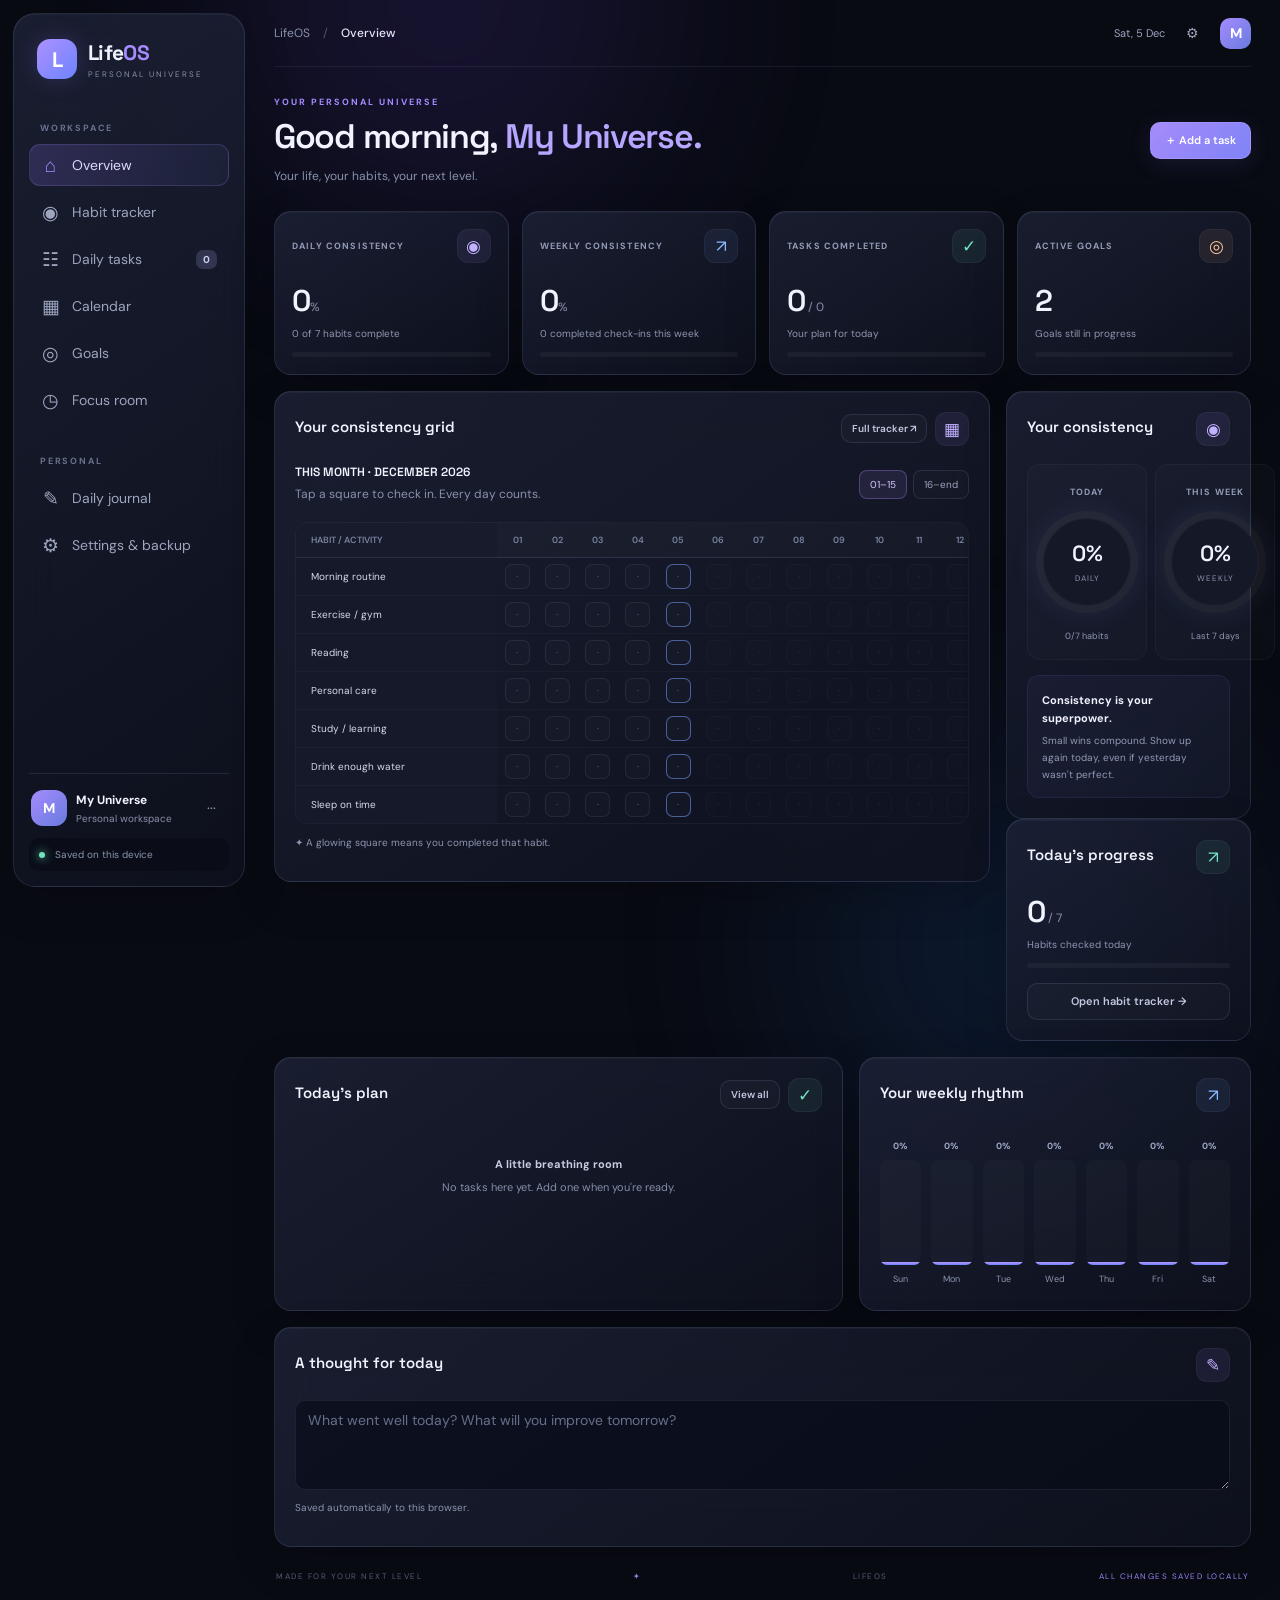
<file: index.html>
<!DOCTYPE html>
<html lang="en">
<head>
  <meta charset="UTF-8">
  <meta name="viewport" content="width=device-width, initial-scale=1.0">
  <meta name="theme-color" content="#090b13">
  <title>LifeOS — Your Personal Universe</title>
  <link rel="stylesheet" href="style.css">
</head>
<body>
  <div class="ambient ambient-one"></div>
  <div class="ambient ambient-two"></div>

  <div class="app-shell">
    <aside class="sidebar glass">
      <a class="brand" href="#" data-view="home">
        <span class="brand-mark">L</span>
        <span>Life<span class="accent">OS</span><small>PERSONAL UNIVERSE</small></span>
      </a>

      <div class="side-label">WORKSPACE</div>
      <nav class="nav-list">
        <button class="nav-item active" data-view="home"><span>⌂</span>Overview</button>
        <button class="nav-item" data-view="habits"><span>◉</span>Habit tracker</button>
        <button class="nav-item" data-view="tasks"><span>☷</span>Daily tasks <b id="taskBadge">0</b></button>
        <button class="nav-item" data-view="calendar"><span>▦</span>Calendar</button>
        <button class="nav-item" data-view="goals"><span>◎</span>Goals</button>
        <button class="nav-item" data-view="focus"><span>◷</span>Focus room</button>
      </nav>

      <div class="side-label">PERSONAL</div>
      <nav class="nav-list">
        <button class="nav-item" data-view="notes"><span>✎</span>Daily journal</button>
        <button class="nav-item" data-view="settings"><span>⚙</span>Settings & backup</button>
      </nav>

      <div class="sidebar-bottom">
        <div class="mini-profile">
          <div class="avatar" id="avatar">O</div>
          <div><strong id="sideName">My Universe</strong><small>Personal workspace</small></div>
          <button class="icon-button" data-view="settings" title="Settings">···</button>
        </div>
        <div class="storage-status"><span class="live-dot"></span> Saved on this device</div>
      </div>
    </aside>

    <main class="main-area">
      <header class="topbar">
        <div class="breadcrumbs">LifeOS <span>/</span> <strong id="breadcrumb">Overview</strong></div>
        <div class="top-actions">
          <span class="today-label" id="topDate"></span>
          <button class="icon-button" data-view="settings" title="Settings">⚙</button>
          <button class="avatar small-avatar" data-view="settings" id="topAvatar" title="Edit profile">O</button>
        </div>
      </header>

      <div id="viewRoot"></div>

      <footer>MADE FOR YOUR NEXT LEVEL <span>✦</span> LIFEOS <span id="saveStatus">ALL CHANGES SAVED LOCALLY</span></footer>
    </main>
  </div>

  <div id="toast" class="toast" role="status"></div>
  <input type="file" id="importFile" accept=".json,application/json" hidden>
  <script src="script.js"></script>
</body>
</html>
</file>
<file: style.css>
@import url('https://fonts.googleapis.com/css2?family=DM+Sans:wght@400;500;600;700&family=Space+Grotesk:wght@400;500;600;700&display=swap');

:root {
  color-scheme: dark;
  --bg: #090b13;
  --panel: rgba(22, 26, 43, .72);
  --panel2: rgba(29, 34, 54, .65);
  --line: rgba(181, 192, 255, .12);
  --text: #f1f3ff;
  --muted: #8991ac;
  --purple: #a58bff;
  --blue: #7daaff;
  --green: #71e5bd;
  --orange: #ffbd8a;
}

* { box-sizing: border-box; }
body {
  margin: 0; min-height: 100vh; background: var(--bg); color: var(--text);
  font-family: 'DM Sans', sans-serif; font-size: 14px; overflow-x: hidden;
}
button, input, select, textarea { font: inherit; }
button { color: inherit; cursor: pointer; }
button:focus-visible, input:focus-visible, textarea:focus-visible, select:focus-visible {
  outline: 2px solid var(--purple); outline-offset: 3px;
}
.ambient { position: fixed; width: 430px; height: 430px; border-radius: 50%; filter: blur(110px); opacity: .13; pointer-events: none; z-index: -1; }
.ambient-one { background: #7650ff; top: -210px; left: 18%; }
.ambient-two { background: #287de7; bottom: -260px; right: 4%; }
.app-shell { display: grid; grid-template-columns: 245px minmax(0,1fr); min-height: 100vh; }
.glass, .card {
  background: linear-gradient(145deg, rgba(30,35,56,.79), rgba(15,18,31,.79));
  border: 1px solid var(--line);
  box-shadow: 0 16px 45px rgba(0,0,0,.17), inset 0 1px 0 rgba(255,255,255,.035);
  backdrop-filter: blur(22px);
}
.sidebar { margin: 13px 0 13px 13px; border-radius: 22px; padding: 25px 15px 15px; display: flex; flex-direction: column; min-height: calc(100vh - 26px); position: sticky; top: 13px; height: calc(100vh - 26px); }
.brand { display: flex; align-items: center; gap: 11px; text-decoration: none; color: var(--text); padding: 0 8px 34px; font-family: 'Space Grotesk',sans-serif; font-size: 21px; font-weight: 700; letter-spacing: -.7px; }
.brand-mark { display: grid; place-items: center; width: 40px; height: 40px; border-radius: 13px; background: linear-gradient(135deg,#ad91ff,#6d83ff); color: white; box-shadow: 0 0 25px #8e79ff35; }
.brand small { display: block; margin-top: 3px; font: 8px 'DM Sans',sans-serif; letter-spacing: 2px; color: var(--muted); }
.accent { color: var(--purple); }
.side-label { font-size: 9px; letter-spacing: 1.8px; font-weight: 700; color: #69728e; padding: 0 11px 10px; margin-top: 9px; }
.nav-list { display: grid; gap: 5px; margin-bottom: 25px; }
.nav-item { width: 100%; min-height: 42px; display: flex; align-items: center; gap: 12px; text-align: left; border: 1px solid transparent; border-radius: 11px; padding: 0 11px; background: transparent; color: #9da5bf; transition: .2s; }
.nav-item > span { width: 19px; text-align: center; font-size: 19px; }
.nav-item:hover { background: rgba(255,255,255,.045); color: white; }
.nav-item.active { background: linear-gradient(100deg,rgba(151,123,255,.19),rgba(116,139,255,.06)); color: #e1d9ff; border-color: rgba(168,146,255,.18); }
.nav-item.active > span { color: var(--purple); }
.nav-item b { margin-left: auto; font-size: 10px; background: #313550; padding: 3px 7px; border-radius: 7px; color: #cbd0ec; }
.sidebar-bottom { margin-top: auto; }
.mini-profile { border-top: 1px solid var(--line); padding: 16px 2px 12px; display: flex; align-items: center; gap: 9px; }
.avatar { border: 0; background: linear-gradient(135deg,#a58bff,#687bde); color: white; border-radius: 12px; width: 36px; height: 36px; display: grid; place-items: center; font-weight: 700; }
.mini-profile strong, .mini-profile small { display: block; }
.mini-profile strong { font-size: 12px; max-width: 115px; overflow: hidden; text-overflow: ellipsis; white-space: nowrap; }
.mini-profile small { font-size: 10px; color: var(--muted); margin-top: 4px; }
.icon-button { border: 1px solid transparent; background: transparent; color: #9da5bf; border-radius: 9px; min-width: 31px; min-height: 31px; display: inline-grid; place-items: center; }
.icon-button:hover { background: #ffffff0c; border-color: var(--line); color: white; }
.mini-profile .icon-button { margin-left: auto; }
.storage-status { padding: 10px; border-radius: 10px; background: #0a0d18; font-size: 10px; color: #8994ad; }
.live-dot { display: inline-block; width: 6px; height: 6px; border-radius: 50%; background: var(--green); margin-right: 7px; box-shadow: 0 0 9px #71e5bd; }
.main-area { min-width: 0; padding: 0 29px 20px; max-width: 1800px; width: 100%; margin: 0 auto; }
.topbar { height: 67px; display: flex; align-items: center; justify-content: space-between; border-bottom: 1px solid rgba(181,192,255,.08); margin-bottom: 29px; }
.breadcrumbs { color: #8991ac; font-size: 12px; }
.breadcrumbs span { margin: 0 10px; color: #515873; }
.breadcrumbs strong { color: #e5e7f7; font-weight: 500; }
.top-actions { display: flex; align-items: center; gap: 12px; }
.today-label { font-size: 11px; color: #9ca5c0; }
.small-avatar { width: 31px; height: 31px; border-radius: 10px; }
.page-heading { display: flex; justify-content: space-between; align-items: center; gap: 18px; margin-bottom: 25px; }
.eyebrow { color: var(--purple); font-size: 9px; letter-spacing: 2px; font-weight: 700; margin: 0 0 9px; }
h1,h2,h3,p { margin-top: 0; }
h1 { font: 600 clamp(25px,3vw,34px)/1.2 'Space Grotesk',sans-serif; letter-spacing: -1.3px; margin-bottom: 9px; }
h1 span { color: #b7a6ff; }
h2 { font: 600 15px 'Space Grotesk',sans-serif; margin-bottom: 5px; }
h3 { font-size: 12px; }
.subtitle { color: var(--muted); font-size: 12px; line-height: 1.6; margin-bottom: 0; }
.primary-button, .secondary-button, .danger-button {
  border-radius: 10px; min-height: 37px; padding: 0 14px; font-size: 11px; font-weight: 600; transition: .2s;
}
.primary-button { border: 1px solid #b3a0ff77; background: linear-gradient(135deg,#a78bfa,#7e83f7); color: #fff; box-shadow: 0 5px 22px #8975ff20; }
.primary-button:hover { transform: translateY(-1px); filter: brightness(1.1); box-shadow: 0 8px 25px #8975ff35; }
.secondary-button { border: 1px solid var(--line); background: #ffffff06; color: #c3c9e2; }
.secondary-button:hover { background: #ffffff10; border-color: #a58bff55; }
.danger-button { border: 1px solid #ff7b8a55; background: #ff596b14; color: #ff9eaa; }
.small-button { min-height: 29px; padding: 0 10px; font-size: 10px; }
.card { min-width: 0; border-radius: 17px; padding: 20px; }
.card-head { display: flex; align-items: center; justify-content: space-between; gap: 12px; margin-bottom: 18px; }
.card-head .subtitle { font-size: 10px; }
.icon-tile { flex: 0 0 auto; width: 34px; height: 34px; border-radius: 11px; display: grid; place-items: center; font-size: 17px; border: 1px solid #ffffff0a; }
.tile-purple { color: #c2b1ff; background: #a58bff17; }
.tile-green { color: #75e4c2; background: #71e5bd13; }
.tile-blue { color: #8bbaff; background: #7daaff15; }
.tile-orange { color: #ffc397; background: #ffbd8a14; }
.stats-grid { display: grid; grid-template-columns: repeat(4,minmax(0,1fr)); gap: 13px; margin-bottom: 16px; }
.stat-card { padding: 17px; }
.mini-label { font-size: 9px; letter-spacing: 1.15px; font-weight: 700; color: #939cb7; }
.stat-number { font: 600 30px 'Space Grotesk',sans-serif; letter-spacing: -1px; margin: 13px 0 4px; }
.stat-number span { color: #8991ac; font: 12px 'DM Sans',sans-serif; letter-spacing: 0; }
.stat-foot { font-size: 10px; color: #8d96b0; margin: 7px 0 12px; }
.progress-track { height: 5px; border-radius: 10px; background: #ffffff0b; overflow: hidden; }
.progress-fill { height: 100%; border-radius: inherit; background: linear-gradient(90deg,#9e80ff,#82a7ff); transition: width .35s; }
.fill-green { background: linear-gradient(90deg,#50d5a9,#8aecd0); }
.fill-blue { background: linear-gradient(90deg,#6599ff,#7bd9fa); }
.fill-orange { background: linear-gradient(90deg,#f3a36d,#ffce91); }
.content-grid { display: grid; grid-template-columns: minmax(0,1.45fr) minmax(290px,1fr); gap: 16px; margin-bottom: 16px; }
.wide-grid { display: grid; grid-template-columns: minmax(0,1fr) 260px; gap: 16px; align-items: start; }
.habit-layout { display: grid; grid-template-columns: minmax(0,1fr) 245px; gap: 16px; align-items: start; }
.list { display: grid; }
.list-row { display: flex; align-items: center; gap: 11px; padding: 12px 0; border-bottom: 1px solid #ffffff09; min-width: 0; }
.list-row:last-child { border-bottom: 0; }
.check { appearance: none; flex: 0 0 auto; width: 17px; height: 17px; border: 1px solid #5d6682; border-radius: 6px; background: #ffffff04; cursor: pointer; display: grid; place-items: center; }
.check:checked { background: #9b85ff; border-color: #b4a0ff; }
.check:checked::after { content: "✓"; font-size: 11px; color: #fff; }
.row-copy { min-width: 0; flex: 1; }
.row-copy strong { display: block; font-size: 11px; font-weight: 500; overflow-wrap: anywhere; }
.row-copy small { display: block; font-size: 9px; color: #828ba5; margin-top: 5px; }
.row-copy.completed strong { color: #818aa5; text-decoration: line-through; }
.pill { display: inline-flex; align-items: center; padding: 5px 8px; border-radius: 7px; font-size: 9px; color: #b6bddd; background: #ffffff09; border: 1px solid #ffffff09; white-space: nowrap; }
.green-pill { color: #77e3c1; background: #71e5bd12; }
.orange-pill { color: #ffc18f; background: #ffbd8a12; }
.delete-button { border: 0; background: transparent; color: #737d99; padding: 6px; border-radius: 6px; font-size: 10px; }
.delete-button:hover { background: #ff667b19; color: #ff9eaa; }
.empty-state { padding: 25px 10px; text-align: center; color: #858eaa; font-size: 11px; line-height: 1.7; }
.empty-state strong { display: block; color: #c6cce2; margin-bottom: 4px; }
.chart-bars { display: flex; gap: 10px; height: 160px; padding-top: 10px; }
.chart-column { display: flex; flex: 1; min-width: 0; flex-direction: column; align-items: center; gap: 8px; }
.chart-column strong { font-size: 9px; color: #9da8c8; }
.bar-wrap { height: 105px; width: 100%; background: #ffffff05; border-radius: 7px; display: flex; align-items: flex-end; overflow: hidden; }
.chart-bar { width: 100%; min-height: 3px; border-radius: 7px 7px 3px 3px; background: linear-gradient(180deg,#b49aff,#6c82ff); box-shadow: 0 0 16px #8d7aff20; transition: height .3s; }
.chart-column small { font-size: 9px; color: #8c95b0; }
.goal-row { padding: 10px 0 16px; }
.goal-row-top { display: flex; align-items: center; gap: 10px; margin-bottom: 12px; }
.goal-percent { font-size: 11px; color: #c0b0ff; }
.goal-row input[type=range] { width: 100%; margin-top: 11px; accent-color: #a58bff; cursor: pointer; }
textarea, input:not([type=checkbox]):not([type=range]):not([type=file]), select {
  width: 100%; color: #edf0ff; border: 1px solid #ffffff13; background: #090d19a8;
  border-radius: 10px; min-height: 39px; padding: 10px 12px; outline: none;
}
textarea { resize: vertical; min-height: 90px; }
input::placeholder, textarea::placeholder { color: #66708b; }
label { display: grid; gap: 8px; font-size: 11px; color: #aab2ca; }
.form-stack { display: grid; gap: 15px; }
.form-row { display: grid; grid-template-columns: 2fr 1fr 1fr; gap: 10px; align-items: end; }
.form-actions { display: flex; flex-wrap: wrap; gap: 8px; }
.inline-form { display: flex; gap: 8px; margin-bottom: 12px; }
.inline-form input { min-width: 0; flex: 1; }
.inline-form button { flex: 0 0 auto; }
.habit-toolbar { display: flex; align-items: center; justify-content: space-between; gap: 12px; margin-bottom: 18px; }
.habit-toolbar select { width: auto; max-width: 150px; }
.habit-table-wrap { overflow-x: auto; border: 1px solid #ffffff0b; border-radius: 12px; }
.habit-table { border-collapse: separate; border-spacing: 0; width: 100%; min-width: 850px; font-size: 10px; }
.habit-table th { background: #ffffff05; padding: 11px 5px; color: #78839f; font-size: 9px; font-weight: 600; border-bottom: 1px solid var(--line); }
.habit-table th:first-child { text-align: left; padding-left: 15px; min-width: 155px; position: sticky; left: 0; z-index: 2; background: #171b2c; }
.habit-table td { padding: 6px 3px; text-align: center; border-bottom: 1px solid #ffffff08; }
.habit-table tr:last-child td { border-bottom: 0; }
.habit-table .habit-name { text-align: left; padding-left: 15px; color: #d6daee; position: sticky; left: 0; background: #151929; z-index: 1; max-width: 190px; }
.habit-cell { width: 25px; height: 25px; padding: 0; border-radius: 7px; border: 1px solid #ffffff12; background: #ffffff04; color: #59627e; transition: .16s; }
.habit-cell:hover { border-color: #a58bff; background: #a58bff15; }
.habit-cell.checked { color: #fff; border-color: #a58bff80; background: linear-gradient(145deg,#9f84ff,#657bde); box-shadow: 0 0 12px #9c80ff24; }
.habit-cell.today-cell:not(.checked) { border-color: #789fff88; }
.habit-cell:disabled { opacity: .35; cursor: not-allowed; }
.circle-row { display: grid; grid-template-columns: 1fr 1fr; gap: 8px; }
.circle-card { text-align: center; padding: 16px 8px; border-radius: 13px; background: #ffffff04; border: 1px solid #ffffff09; }
.ring { --value: 0%; --ring-color: #a58bff; width: 102px; height: 102px; border-radius: 50%; margin: 12px auto; display: grid; place-items: center; background: conic-gradient(var(--ring-color) var(--value),#ffffff0d 0); position: relative; box-shadow: 0 0 28px color-mix(in srgb,var(--ring-color) 10%,transparent); }
.ring::before { content: ""; position: absolute; inset: 7px; border-radius: 50%; background: #141827; border: 1px solid #ffffff0c; }
.ring-content { position: relative; z-index: 1; }
.ring-content strong { display: block; font: 600 22px 'Space Grotesk',sans-serif; }
.ring-content small { font-size: 8px; color: #8993ae; letter-spacing: 1px; }
.circle-card > small { color: #8e98b2; font-size: 9px; }
.insight-box { background: linear-gradient(120deg,#9b84ff0e,#74a7ff0b); border: 1px solid #a58bff18; border-radius: 12px; padding: 14px; }
.insight-box strong { font-size: 11px; }
.insight-box p { font-size: 10px; line-height: 1.7; color: #929bb5; margin: 6px 0 0; }
.day-pills { display: flex; gap: 6px; flex-wrap: wrap; }
.day-pill { border: 1px solid var(--line); background: #ffffff04; color: #9ca5bf; border-radius: 8px; padding: 7px 10px; font-size: 10px; }
.day-pill.active { color: #d6caff; background: #a58bff1b; border-color: #a58bff55; }
.calendar-grid { display: grid; grid-template-columns: repeat(7,minmax(0,1fr)); gap: 6px; }
.calendar-weekday { text-align: center; color: #858eaa; font-size: 10px; padding: 9px 0; }
.calendar-day { min-height: 70px; border: 1px solid #ffffff0b; border-radius: 10px; background: #ffffff03; text-align: left; padding: 8px; color: #dce0f4; transition: .2s; }
.calendar-day:hover { background: #a58bff12; border-color: #a58bff55; }
.calendar-day.outside { opacity: .32; }
.calendar-day.today { border-color: #a58bff85; background: #a58bff10; }
.calendar-day .day-number { font-size: 11px; }
.calendar-dots { display: flex; gap: 4px; margin-top: 9px; }
.calendar-dots span { width: 5px; height: 5px; border-radius: 50%; background: var(--purple); }
.calendar-dots span.done-dot { background: var(--green); }
.timer-panel { text-align: center; padding: 34px 18px; }
.timer-panel .ring { width: 210px; height: 210px; --ring-color: #a58bff; }
.timer-panel .ring::before { inset: 11px; }
.timer-panel .ring-content strong { font-size: 46px; }
.timer-panel .ring-content small { font-size: 9px; }
.timer-controls { display: flex; justify-content: center; gap: 8px; flex-wrap: wrap; margin: 20px 0; }
.timer-settings { max-width: 400px; margin: 0 auto; display: grid; grid-template-columns: 1fr 1fr; gap: 12px; text-align: left; }
.journal-date { color: var(--purple); font-size: 11px; margin-bottom: 13px; }
.settings-grid { display: grid; grid-template-columns: repeat(2,minmax(0,1fr)); gap: 16px; }
.setting-row { display: flex; justify-content: space-between; align-items: center; gap: 12px; padding: 13px 0; border-bottom: 1px solid #ffffff0b; }
.setting-row strong, .setting-row small { display: block; }
.setting-row strong { font-size: 11px; }
.setting-row small { color: #858eaa; font-size: 10px; margin-top: 5px; }
footer { display: flex; justify-content: space-between; gap: 10px; padding: 24px 2px 7px; color: #56607b; font-size: 8px; letter-spacing: 1.5px; }
footer span { color: #9e89ff; }
.toast { position: fixed; bottom: 25px; left: 50%; transform: translate(-50%,20px); padding: 12px 18px; background: #252a40; border: 1px solid #a58bff55; box-shadow: 0 10px 40px #0007; border-radius: 12px; font-size: 12px; opacity: 0; pointer-events: none; transition: .25s; z-index: 20; }
.toast.show { opacity: 1; transform: translate(-50%,0); }
button:disabled { opacity: .35; cursor: not-allowed; }

@media (min-width: 1500px) {
  .main-area { padding-left: 38px; padding-right: 38px; }
  .habit-layout { grid-template-columns: minmax(0,1fr) 290px; }
  .habit-table { font-size: 11px; }
  .habit-cell { width: 28px; height: 28px; }
}
@media (max-width: 1100px) {
  .app-shell { grid-template-columns: 205px minmax(0,1fr); }
  .main-area { padding: 0 18px 18px; }
  .stats-grid { grid-template-columns: repeat(2,minmax(0,1fr)); }
  .habit-layout { grid-template-columns: minmax(0,1fr); }
  .habit-side { display: grid; grid-template-columns: 1fr 1fr; gap: 13px; }
  .habit-side .card { min-width: 0; }
}
@media (max-width: 720px) {
  .app-shell { display: block; }
  .sidebar { position: static; width: auto; height: auto; min-height: 0; margin: 8px; padding: 12px; }
  .brand { padding: 0 4px 12px; }
  .side-label, .sidebar-bottom { display: none; }
  .nav-list { display: flex; overflow-x: auto; margin: 0; padding-bottom: 3px; }
  .nav-item { width: auto; flex: 0 0 auto; min-height: 37px; padding: 0 10px; font-size: 10px; gap: 6px; }
  .nav-item > span { font-size: 15px; }
  .nav-item b { display: none; }
  .main-area { padding: 0 12px 14px; }
  .topbar { height: 51px; margin-bottom: 22px; }
  .today-label { display: none; }
  .page-heading { align-items: flex-start; }
  .page-heading > .primary-button { margin-top: 8px; }
  h1 { font-size: 26px; }
  .stats-grid { gap: 9px; }
  .stat-card, .card { padding: 14px; }
  .stat-number { font-size: 25px; }
  .content-grid, .wide-grid, .settings-grid { grid-template-columns: minmax(0,1fr); }
  .habit-layout { grid-template-columns: minmax(0,1fr); }
  .habit-side { grid-template-columns: minmax(0,1fr); }
  .calendar-grid { gap: 3px; }
  .calendar-day { min-height: 48px; padding: 5px; }
  .form-row { grid-template-columns: minmax(0,1fr); }
  footer { flex-wrap: wrap; }
}
@media (prefers-reduced-motion: reduce) {
  *, *::before, *::after { scroll-behavior: auto !important; animation-duration: .01ms !important; transition-duration: .01ms !important; }
}
</file>
